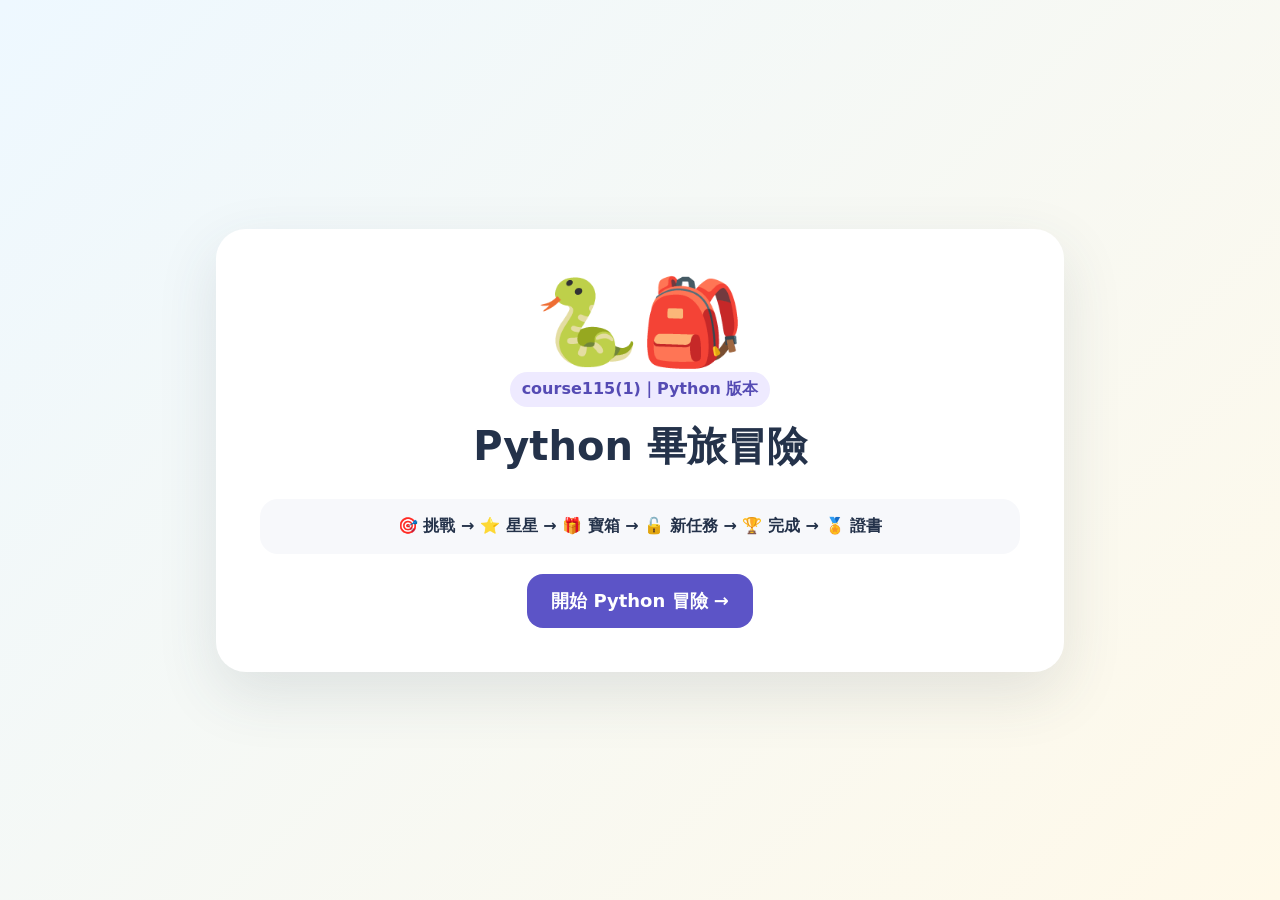
<file: index.html>
<!doctype html>
<html lang="zh-Hant"><head><meta charset="utf-8"><meta name="viewport" content="width=device-width,initial-scale=1">
<title>course115(1)｜Python 冒險版本</title>
<style>
body{margin:0;font-family:system-ui,-apple-system,"Noto Sans TC",sans-serif;background:linear-gradient(135deg,#eef8ff,#fff9e9);color:#24324a;min-height:100vh;display:grid;place-items:center}
main{width:min(760px,90vw);background:#fff;padding:44px;border-radius:30px;box-shadow:0 22px 60px #34475b20;text-align:center}
.hero{font-size:84px}.tag{display:inline-block;background:#eeeaff;color:#554bb4;padding:7px 12px;border-radius:999px;font-weight:800}
h1{font-size:40px;margin:12px 0}.start{display:inline-block;margin-top:20px;background:#5c54c7;color:#fff;text-decoration:none;padding:15px 24px;border-radius:16px;font-weight:900;font-size:18px}
p{line-height:1.8;color:#667286}.route{margin-top:25px;background:#f7f8fb;border-radius:18px;padding:17px;font-weight:700}
</style></head><body><main>
<div class="hero">🐍🎒</div><span class="tag">course115(1)｜Python 版本</span>
<h1>Python 畢旅冒險</h1>
<p></p>
<div class="route">🎯 挑戰 → ⭐ 星星 → 🎁 寶箱 → 🔓 新任務 → 🏆 完成 → 🏅 證書</div>
<a class="start" href="11601/python.html">開始 Python 冒險 →</a>
</main></body></html>
</file>
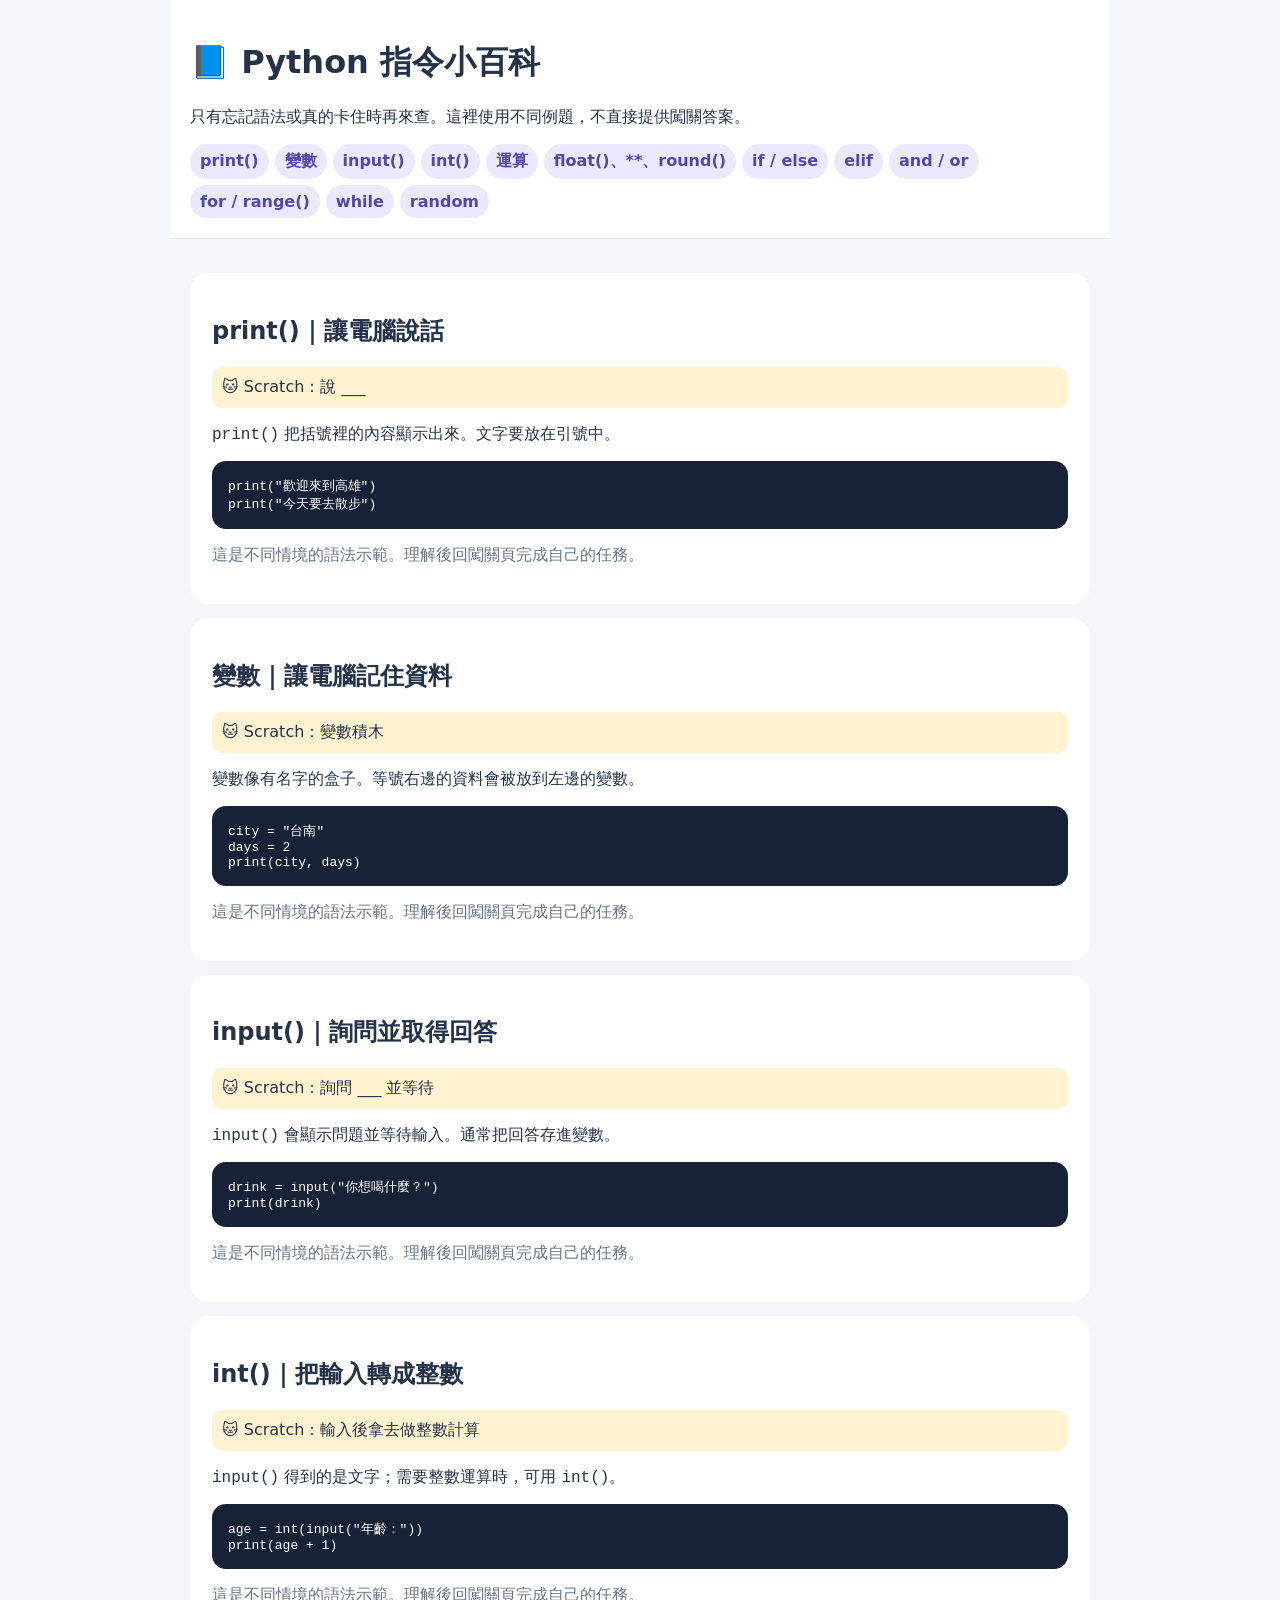
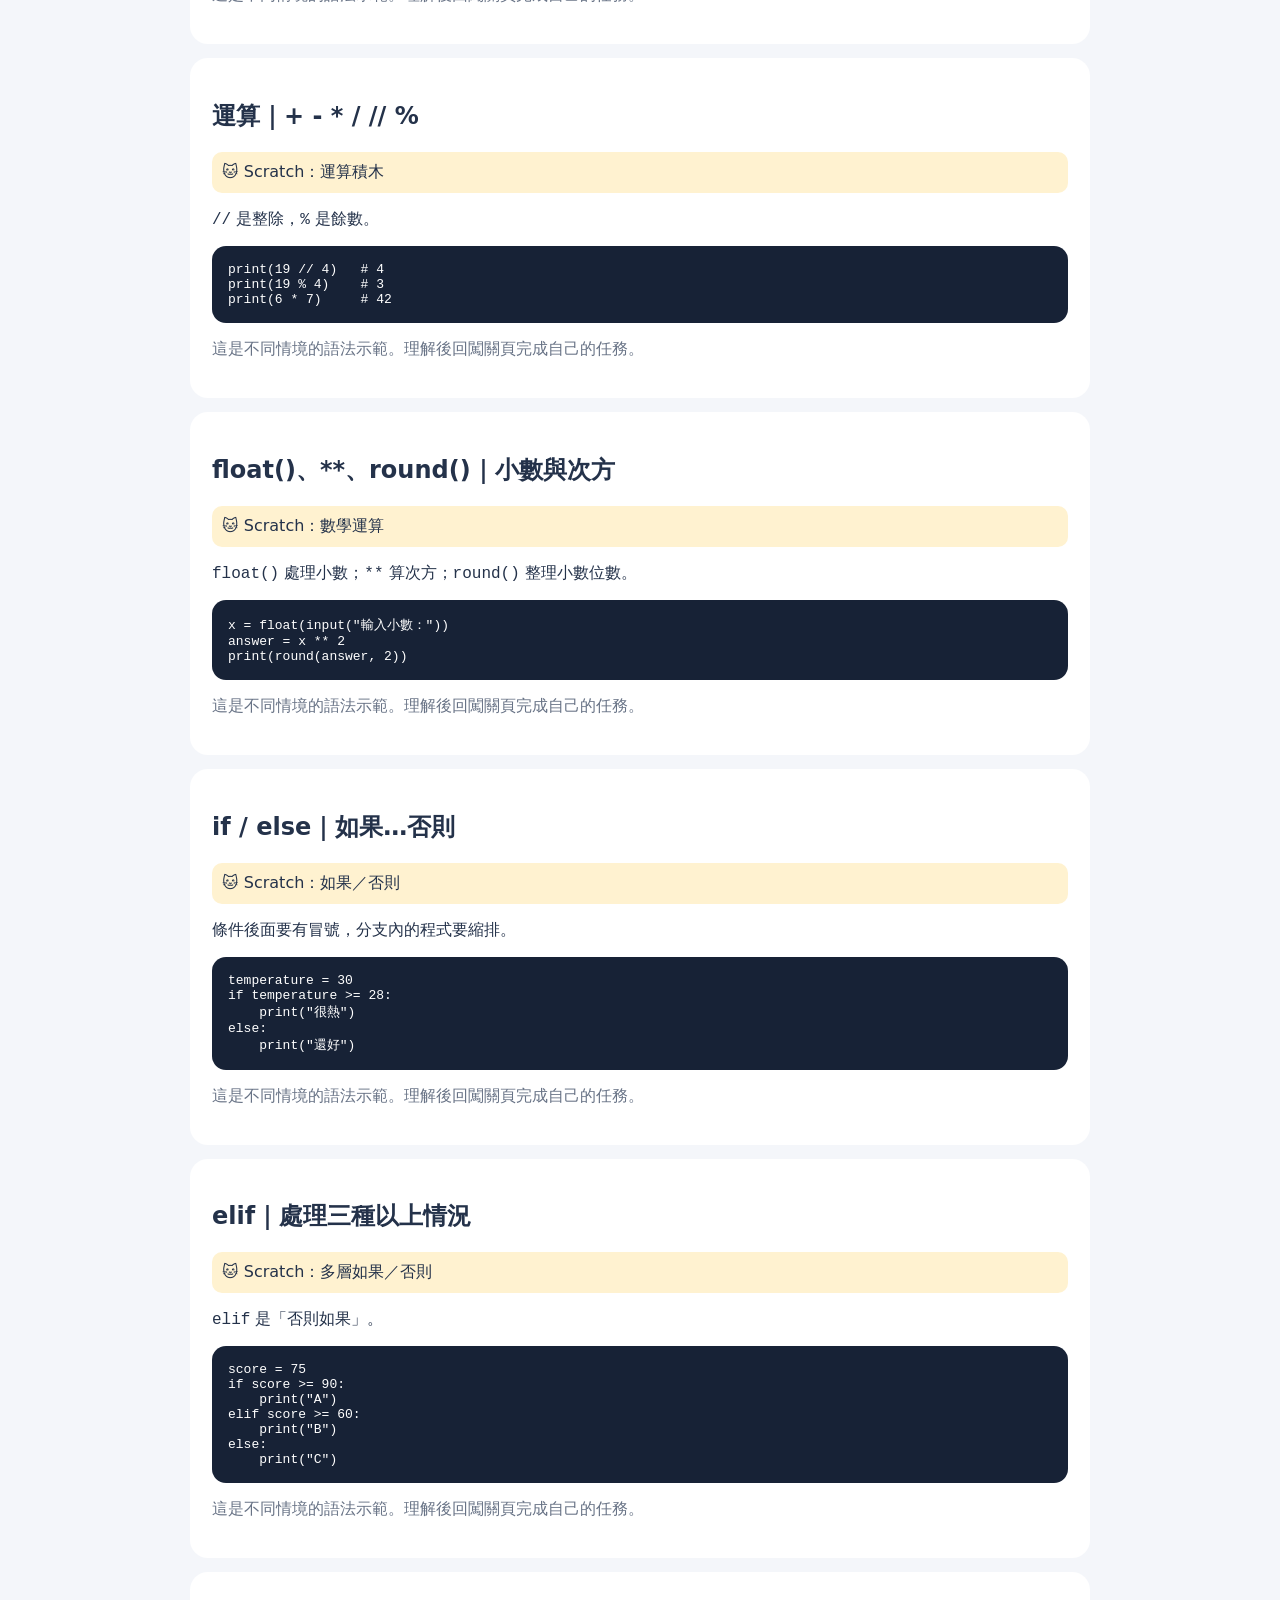
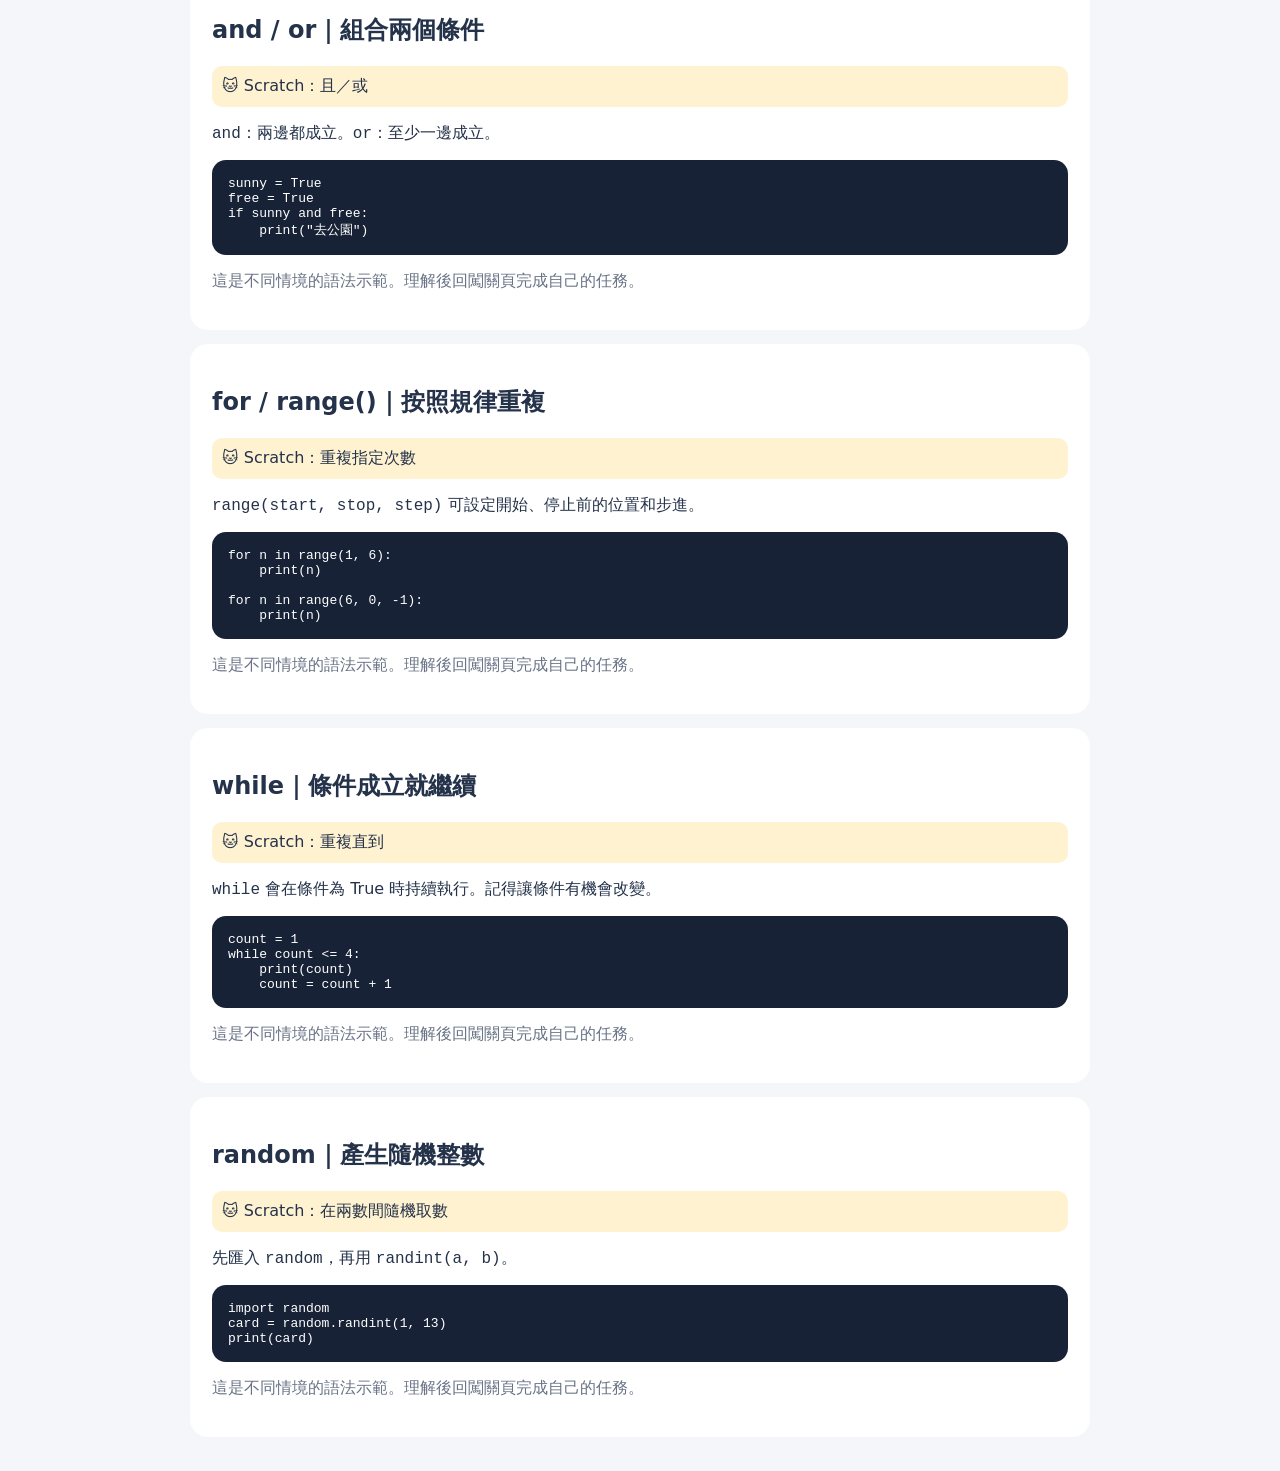
<file: 11601/python-guide.html>
<!doctype html><html lang="zh-Hant"><head><meta charset="utf-8"><meta name="viewport" content="width=device-width,initial-scale=1">
<title>Python 指令小百科</title>
<style>
body{margin:0;font-family:system-ui,-apple-system,"Noto Sans TC",sans-serif;background:#f4f6fa;color:#24324a}
header,main{max-width:900px;margin:auto;padding:20px}header{position:sticky;top:0;z-index:2;background:#fffffff5;border-bottom:1px solid #e3e6ec}
nav{display:flex;gap:6px;flex-wrap:wrap}nav a{background:#ece9ff;color:#5148aa;padding:7px 10px;border-radius:999px;text-decoration:none;font-weight:800}
section{background:white;padding:22px;border-radius:18px;margin:14px 0;scroll-margin-top:160px}.sc{background:#fff2d0;padding:10px;border-radius:10px}
pre{background:#172236;color:white;padding:16px;border-radius:14px;overflow:auto}code{font-family:ui-monospace,Consolas,monospace}.note{color:#687386}
</style></head><body>
<header><h1>📘 Python 指令小百科</h1><p>只有忘記語法或真的卡住時再來查。這裡使用不同例題，不直接提供闖關答案。</p><nav><a href="#print">print()</a><a href="#variable">變數</a><a href="#input">input()</a><a href="#int">int()</a><a href="#operator">運算</a><a href="#round">float()、**、round()</a><a href="#if">if / else</a><a href="#elif">elif</a><a href="#logic">and / or</a><a href="#for">for / range()</a><a href="#while">while</a><a href="#random">random</a></nav></header>
<main><section id="print"><h2>print()｜讓電腦說話</h2><div class="sc">🐱 Scratch：說 ___</div><p><code>print()</code> 把括號裡的內容顯示出來。文字要放在引號中。</p>
<pre>print("歡迎來到高雄")
print("今天要去散步")</pre><p class="note">這是不同情境的語法示範。理解後回闖關頁完成自己的任務。</p></section><section id="variable"><h2>變數｜讓電腦記住資料</h2><div class="sc">🐱 Scratch：變數積木</div><p>變數像有名字的盒子。等號右邊的資料會被放到左邊的變數。</p>
<pre>city = "台南"
days = 2
print(city, days)</pre><p class="note">這是不同情境的語法示範。理解後回闖關頁完成自己的任務。</p></section><section id="input"><h2>input()｜詢問並取得回答</h2><div class="sc">🐱 Scratch：詢問 ___ 並等待</div><p><code>input()</code> 會顯示問題並等待輸入。通常把回答存進變數。</p>
<pre>drink = input("你想喝什麼？")
print(drink)</pre><p class="note">這是不同情境的語法示範。理解後回闖關頁完成自己的任務。</p></section><section id="int"><h2>int()｜把輸入轉成整數</h2><div class="sc">🐱 Scratch：輸入後拿去做整數計算</div><p><code>input()</code> 得到的是文字；需要整數運算時，可用 <code>int()</code>。</p>
<pre>age = int(input("年齡："))
print(age + 1)</pre><p class="note">這是不同情境的語法示範。理解後回闖關頁完成自己的任務。</p></section><section id="operator"><h2>運算｜+ - * / // %</h2><div class="sc">🐱 Scratch：運算積木</div><p><code>//</code> 是整除，<code>%</code> 是餘數。</p>
<pre>print(19 // 4)   # 4
print(19 % 4)    # 3
print(6 * 7)     # 42</pre><p class="note">這是不同情境的語法示範。理解後回闖關頁完成自己的任務。</p></section><section id="round"><h2>float()、**、round()｜小數與次方</h2><div class="sc">🐱 Scratch：數學運算</div><p><code>float()</code> 處理小數；<code>**</code> 算次方；<code>round()</code> 整理小數位數。</p>
<pre>x = float(input("輸入小數："))
answer = x ** 2
print(round(answer, 2))</pre><p class="note">這是不同情境的語法示範。理解後回闖關頁完成自己的任務。</p></section><section id="if"><h2>if / else｜如果…否則</h2><div class="sc">🐱 Scratch：如果／否則</div><p>條件後面要有冒號，分支內的程式要縮排。</p>
<pre>temperature = 30
if temperature >= 28:
    print("很熱")
else:
    print("還好")</pre><p class="note">這是不同情境的語法示範。理解後回闖關頁完成自己的任務。</p></section><section id="elif"><h2>elif｜處理三種以上情況</h2><div class="sc">🐱 Scratch：多層如果／否則</div><p><code>elif</code> 是「否則如果」。</p>
<pre>score = 75
if score >= 90:
    print("A")
elif score >= 60:
    print("B")
else:
    print("C")</pre><p class="note">這是不同情境的語法示範。理解後回闖關頁完成自己的任務。</p></section><section id="logic"><h2>and / or｜組合兩個條件</h2><div class="sc">🐱 Scratch：且／或</div><p><code>and</code>：兩邊都成立。<code>or</code>：至少一邊成立。</p>
<pre>sunny = True
free = True
if sunny and free:
    print("去公園")</pre><p class="note">這是不同情境的語法示範。理解後回闖關頁完成自己的任務。</p></section><section id="for"><h2>for / range()｜按照規律重複</h2><div class="sc">🐱 Scratch：重複指定次數</div><p><code>range(start, stop, step)</code> 可設定開始、停止前的位置和步進。</p>
<pre>for n in range(1, 6):
    print(n)

for n in range(6, 0, -1):
    print(n)</pre><p class="note">這是不同情境的語法示範。理解後回闖關頁完成自己的任務。</p></section><section id="while"><h2>while｜條件成立就繼續</h2><div class="sc">🐱 Scratch：重複直到</div><p><code>while</code> 會在條件為 True 時持續執行。記得讓條件有機會改變。</p>
<pre>count = 1
while count <= 4:
    print(count)
    count = count + 1</pre><p class="note">這是不同情境的語法示範。理解後回闖關頁完成自己的任務。</p></section><section id="random"><h2>random｜產生隨機整數</h2><div class="sc">🐱 Scratch：在兩數間隨機取數</div><p>先匯入 <code>random</code>，再用 <code>randint(a, b)</code>。</p>
<pre>import random
card = random.randint(1, 13)
print(card)</pre><p class="note">這是不同情境的語法示範。理解後回闖關頁完成自己的任務。</p></section></main></body></html>
</file>
